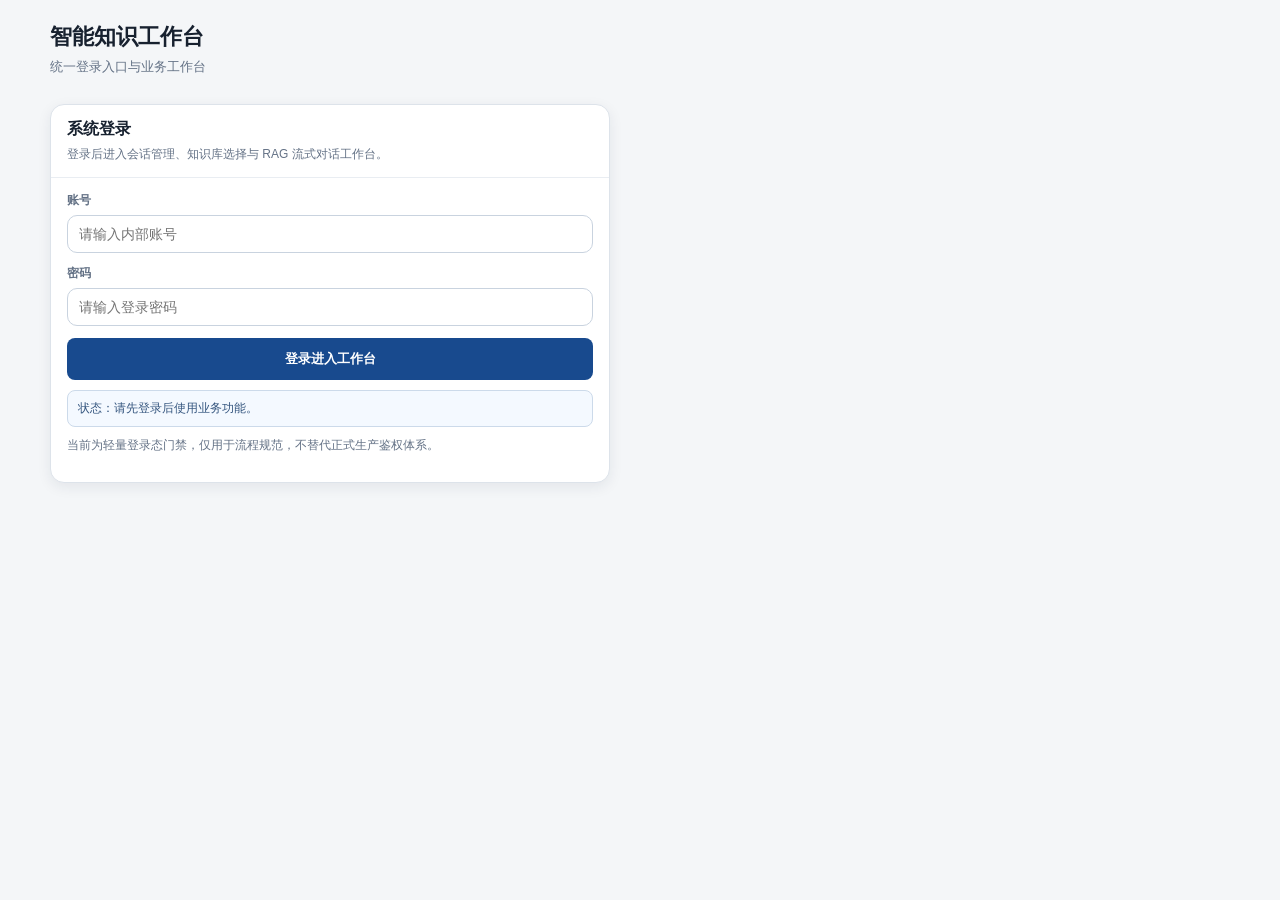
<file: docs/dev-ops/nginx/html/index.html>
﻿<!DOCTYPE html>
<!--
  File: index.html
  Purpose: Login-first entry page for the intelligent knowledge workspace.
  Flow: Show login entry -> validate lightweight credentials -> unlock workspace chat and upload navigation.
  Updated: 2026-03-23
-->
<html lang="zh-CN">
<head>
  <meta charset="UTF-8" />
  <meta name="viewport" content="width=device-width, initial-scale=1.0" />
  <title>AI Knowledge Workspace</title>
  <link rel="stylesheet" href="./assets/style.css" />
</head>
<body>
  <div class="page">
    <section id="loginView" class="auth-shell">
      <div class="topbar">
        <div class="brand">
          <h1>智能知识工作台</h1>
          <p>统一登录入口与业务工作台</p>
        </div>
      </div>

      <section class="card login-card">
        <div class="card-header">
          <h2 class="card-title">系统登录</h2>
          <p class="card-sub">登录后进入会话管理、知识库选择与 RAG 流式对话工作台。</p>
        </div>
        <div class="card-body">
          <form id="loginForm" class="login-form" novalidate>
            <div>
              <label for="loginAccount">账号</label>
              <input id="loginAccount" type="text" autocomplete="username" placeholder="请输入内部账号" />
            </div>
            <div>
              <label for="loginPassword">密码</label>
              <input id="loginPassword" type="password" autocomplete="current-password" placeholder="请输入登录密码" />
            </div>
            <button id="loginBtn" class="btn primary" type="submit">登录进入工作台</button>
          </form>
          <div id="loginStatus" class="status-strip">状态：请先登录后使用业务功能</div>
          <p class="footer-note">当前为轻量登录态门禁，仅用于流程规范，不替代正式生产鉴权体系。</p>
        </div>
      </section>
    </section>

    <section id="workspaceView" class="workspace-shell hidden" aria-hidden="true">
      <div class="topbar">
        <div class="brand">
          <h1>智能知识工作台</h1>
          <p>对话与知识库管理</p>
        </div>
        <div class="workspace-ops">
          <span id="loginIdentity" class="identity-badge">未登录</span>
          <button id="logoutBtn" class="btn ghost" type="button">退出登录</button>
          <div class="quick-nav">
            <details>
              <summary>上传入口</summary>
              <div class="menu">
                <a href="./rag-upload.html" data-upload-entry="rag">上传知识库</a>
                <a href="./code-upload.html" data-upload-entry="code">上传代码库</a>
              </div>
            </details>
          </div>
        </div>
      </div>

      <div class="layout-chat">
        <aside class="card session-panel">
          <div class="card-header">
            <div class="session-header">
              <h2 class="card-title">会话管理</h2>
              <div class="session-actions">
                <button id="restoreBtn" class="btn ghost" type="button">刷新恢复</button>
                <button id="newChatBtn" class="btn primary" type="button">新对话</button>
              </div>
            </div>
          </div>
          <div class="card-body">
            <div id="sessionList" class="session-list"></div>
          </div>
        </aside>

        <section class="card chat-card">
          <div class="card-header">
            <h2 class="card-title">对话中心</h2>
          </div>
          <div class="card-body">
            <div class="form-row">
              <div>
                <label for="channelSelect">模型通道</label>
                <select id="channelSelect">
                  <option value="ollama">Ollama</option>
                  <option value="openai">OpenAI</option>
                </select>
              </div>
              <div>
                <label for="modelSelect">模型选择</label>
                <select id="modelSelect"></select>
              </div>
              <div>
                <label for="knowledgeSelect">知识库选择</label>
                <select id="knowledgeSelect"></select>
              </div>
            </div>

            <div id="chatBoard" class="chat-board"></div>

            <div class="chat-input">
              <textarea id="messageInput" placeholder="请输入问题，Shift + Enter 换行，Enter 发送。"></textarea>
              <button id="sendBtn" class="btn primary" type="button">发送</button>
              <button id="stopBtn" class="btn ghost" type="button" disabled>停止</button>
            </div>

            <div id="statusStrip" class="status-strip">状态：就绪</div>
          </div>
        </section>
      </div>
    </section>
  </div>

  <script src="./assets/configs/runtime-config.js"></script>
  <script src="./assets/app.js"></script>
</body>
</html>
</file>
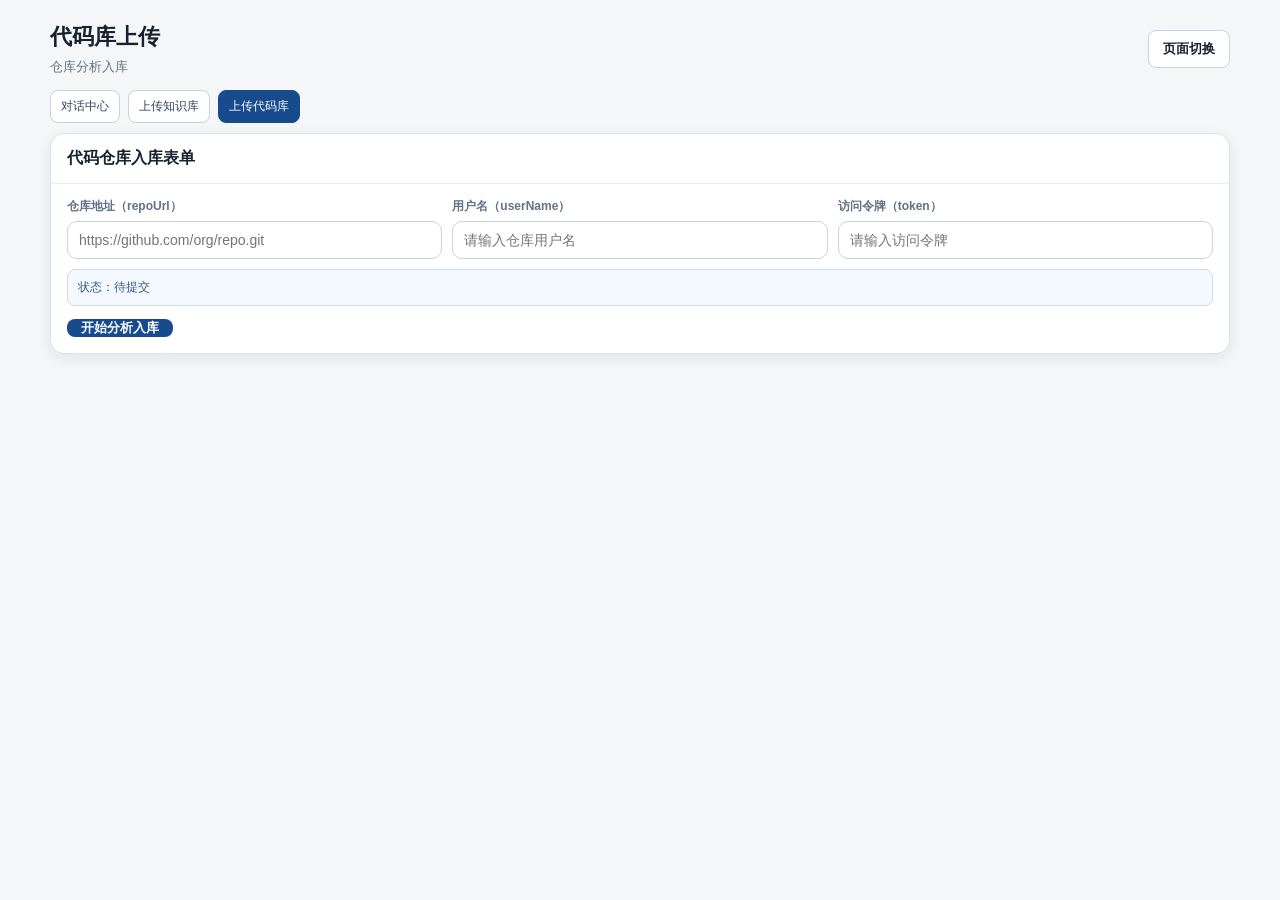
<file: docs/dev-ops/nginx/html/code-upload.html>
﻿<!DOCTYPE html>
<!--
  File: code-upload.html
  Purpose: Code repository ingestion page bound to backend analyzeGitRepositiry API.
  Flow: Validate repo credentials -> call analyze_git_repositiry -> display processing status and result.
  Updated: 2026-03-23
-->
<html lang="zh-CN">
<head>
  <meta charset="UTF-8" />
  <meta name="viewport" content="width=device-width, initial-scale=1.0" />
  <title>上传代码库 - 智能知识工作台</title>
  <link rel="stylesheet" href="./assets/style.css" />
</head>
<body>
  <div class="page">
    <div class="topbar">
      <div class="brand">
        <h1>代码库上传</h1>
        <p>仓库分析入库</p>
      </div>
      <div class="quick-nav">
        <details>
          <summary>页面切换</summary>
          <div class="menu">
            <a href="./index.html">返回对话中心</a>
            <a href="./rag-upload.html">上传知识库</a>
          </div>
        </details>
      </div>
    </div>

    <div class="page-links">
      <a href="./index.html">对话中心</a>
      <a href="./rag-upload.html">上传知识库</a>
      <a class="active" href="./code-upload.html">上传代码库</a>
    </div>

    <section class="card">
      <div class="card-header">
        <h2 class="card-title">代码仓库入库表单</h2>
      </div>
      <div class="card-body">
        <div class="form-row">
          <div>
            <label for="repoUrl">仓库地址（repoUrl）</label>
            <input id="repoUrl" type="url" placeholder="https://github.com/org/repo.git" />
          </div>
          <div>
            <label for="userName">用户名（userName）</label>
            <input id="userName" type="text" placeholder="请输入仓库用户名" />
          </div>
          <div>
            <label for="token">访问令牌（token）</label>
            <input id="token" type="password" placeholder="请输入访问令牌" />
          </div>
        </div>

        <div id="analyzeStatus" class="status-strip">状态：待提交</div>
        <div style="margin-top: 12px;">
          <button id="analyzeBtn" class="btn primary" type="button">开始分析入库</button>
        </div>
      </div>
    </section>
  </div>

  <script src="./assets/configs/runtime-config.js?v=20260323_2"></script>
  <script src="./assets/code-upload.js?v=20260323_1"></script>
</body>
</html>
</file>
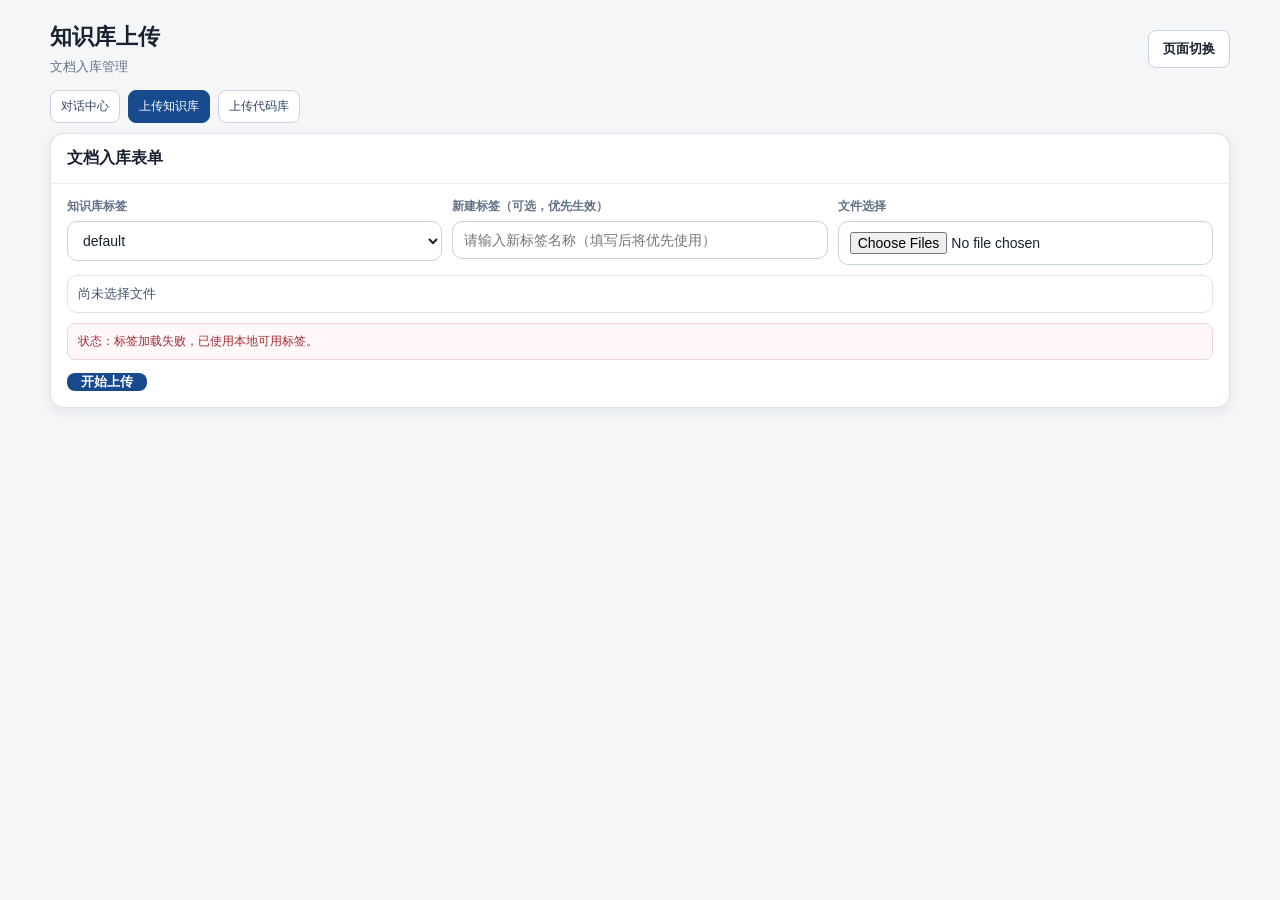
<file: docs/dev-ops/nginx/html/rag-upload.html>
﻿<!DOCTYPE html>
<!--
  File: rag-upload.html
  Purpose: Knowledge document upload page bound to backend rag upload API.
  Flow: Load available rag tags -> resolve upload tag (new tag first) -> post multipart files -> refresh tag list.
  Updated: 2026-03-23
-->
<html lang="zh-CN">
<head>
  <meta charset="UTF-8" />
  <meta name="viewport" content="width=device-width, initial-scale=1.0" />
  <title>上传知识库 - 智能知识工作台</title>
  <link rel="stylesheet" href="./assets/style.css" />
</head>
<body>
  <div class="page">
    <div class="topbar">
      <div class="brand">
        <h1>知识库上传</h1>
        <p>文档入库管理</p>
      </div>
      <div class="quick-nav">
        <details>
          <summary>页面切换</summary>
          <div class="menu">
            <a href="./index.html">返回对话中心</a>
            <a href="./code-upload.html">上传代码库</a>
          </div>
        </details>
      </div>
    </div>

    <div class="page-links">
      <a href="./index.html">对话中心</a>
      <a class="active" href="./rag-upload.html">上传知识库</a>
      <a href="./code-upload.html">上传代码库</a>
    </div>

    <section class="card">
      <div class="card-header">
        <h2 class="card-title">文档入库表单</h2>
      </div>
      <div class="card-body">
        <div class="form-row">
          <div>
            <label for="existingTag">知识库标签</label>
            <select id="existingTag"></select>
          </div>
          <div>
            <label for="newTag">新建标签（可选，优先生效）</label>
            <input id="newTag" type="text" placeholder="请输入新标签名称（填写后将优先使用）" />
          </div>
          <div>
            <label for="files">文件选择</label>
            <input id="files" type="file" multiple />
          </div>
        </div>

        <ul id="selectedFiles" class="files">
          <li>尚未选择文件</li>
        </ul>

        <div id="uploadStatus" class="status-strip">状态：待提交</div>
        <div style="margin-top: 12px;">
          <button id="uploadBtn" class="btn primary" type="button">开始上传</button>
        </div>
      </div>
    </section>
  </div>

  <script src="./assets/configs/runtime-config.js?v=20260323_1"></script>
  <script src="./assets/rag-upload.js?v=20260323_1"></script>
</body>
</html>
</file>
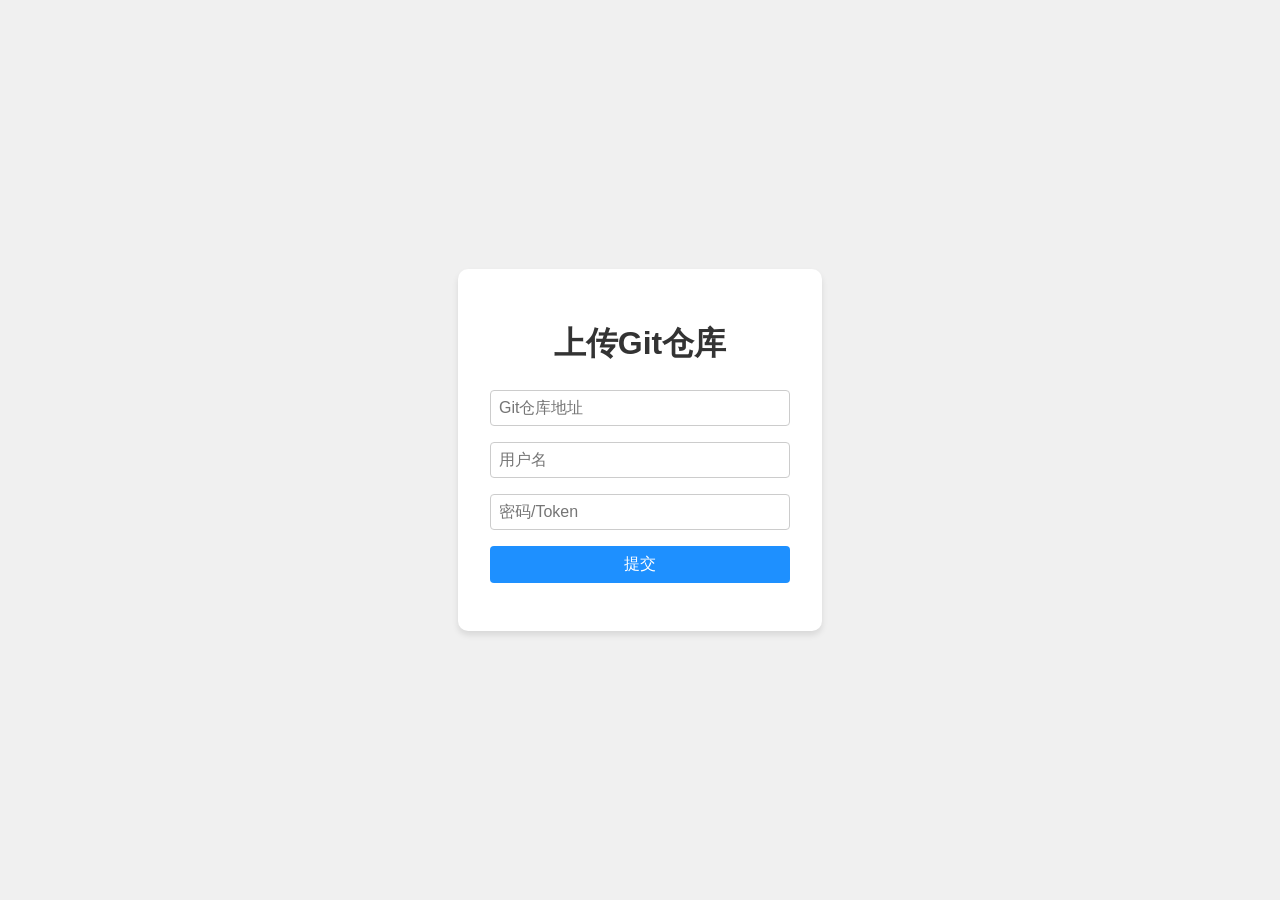
<file: docs/tag/v1.0/nginx/html/git.html>
<!DOCTYPE html>
<html lang="zh-CN">
<head>
    <meta charset="UTF-8">
    <meta name="viewport" content="width=device-width, initial-scale=1.0">
    <title>解析仓库</title>
    <style>
        body {
            font-family: 'Microsoft YaHei', '微软雅黑', sans-serif;
            background-color: #f0f0f0;
            display: flex;
            justify-content: center;
            align-items: center;
            height: 100vh;
            margin: 0;
        }
        .container {
            background-color: white;
            padding: 2rem;
            border-radius: 10px;
            box-shadow: 0 4px 6px rgba(0, 0, 0, 0.1);
            text-align: center;
            width: 300px;
        }
        h1 {
            color: #333;
            margin-bottom: 1.5rem;
        }
        .form-group {
            margin-bottom: 1rem;
        }
        input {
            width: 100%;
            padding: 0.5rem;
            border: 1px solid #ccc;
            border-radius: 4px;
            font-size: 1rem;
            box-sizing: border-box;
        }
        button {
            background-color: #1E90FF;
            color: white;
            border: none;
            padding: 0.5rem 1rem;
            font-size: 1rem;
            border-radius: 4px;
            cursor: pointer;
            transition: background-color 0.3s;
            width: 100%;
        }
        button:hover {
            background-color: #4169E1;
        }
        #status {
            margin-top: 1rem;
            font-weight: bold;
        }
        .overlay {
            display: none;
            position: fixed;
            top: 0;
            left: 0;
            width: 100%;
            height: 100%;
            background-color: rgba(0, 0, 0, 0.5);
            z-index: 1000;
            justify-content: center;
            align-items: center;
        }
        .loading-spinner {
            border: 5px solid #f3f3f3;
            border-top: 5px solid #3498db;
            border-radius: 50%;
            width: 50px;
            height: 50px;
            animation: spin 1s linear infinite;
        }
        @keyframes spin {
            0% { transform: rotate(0deg); }
            100% { transform: rotate(360deg); }
        }
    </style>
</head>
<body>
<div class="container">
    <h1>上传Git仓库</h1>
    <form id="uploadForm">
        <div class="form-group">
            <input type="text" id="repoUrl" placeholder="Git仓库地址" required>
        </div>
        <div class="form-group">
            <input type="text" id="userName" placeholder="用户名" required>
        </div>
        <div class="form-group">
            <input type="password" id="token" placeholder="密码/Token" required>
        </div>
        <button type="submit">提交</button>
    </form>
    <div id="status"></div>
</div>

<div class="overlay" id="loadingOverlay">
    <div class="loading-spinner"></div>
</div>

<script>
    const loadingOverlay = document.getElementById('loadingOverlay');

    document.getElementById('uploadForm').addEventListener('submit', function(e) {
        e.preventDefault();
        const repoUrl = document.getElementById('repoUrl').value;
        const userName = document.getElementById('userName').value;
        const token = document.getElementById('token').value;

        loadingOverlay.style.display = 'flex';
        document.getElementById('status').textContent = '';

        fetch('http://117.72.115.188:8090/api/v1/rag/analyze_git_repository', {
            method: 'POST',
            headers: {
                'Content-Type': 'application/x-www-form-urlencoded',
            },
            body: `repoUrl=${encodeURIComponent(repoUrl)}&userName=${encodeURIComponent(userName)}&token=${encodeURIComponent(token)}`
        })
        .then(response => response.json())
        .then(data => {
            loadingOverlay.style.display = 'none';
            if (data.code === '0000') {
                document.getElementById('status').textContent = '上传成功';
                // 成功提示并关闭窗口
                 setTimeout(() => {
                   alert('上传成功，窗口即将关闭');
                   window.close();
                 }, 500);
            } else {
                document.getElementById('status').textContent = '上传失败';
            }
        })
        .catch(error => {
            loadingOverlay.style.display = 'none';
            document.getElementById('status').textContent = '上传仓库时出错';
        });
    });
</script>
</body>
</html>
</file>
<file: docs/dev-ops/nginx/html/assets/style.css>
﻿/*
  File: assets/style.css
  Purpose: Enterprise visual system for login-first workspace and upload pages.
  Flow: Define shared tokens -> style login entry and workspace panels -> keep desktop/mobile responsive.
  Updated: 2026-03-23
*/
:root {
  --bg: #f4f6f8;
  --surface: #ffffff;
  --surface-muted: #f8fafc;
  --line: #dde3ea;
  --line-strong: #c9d3df;
  --text-main: #17212f;
  --text-sub: #647286;
  --primary: #184a8e;
  --primary-strong: #133d76;
  --success: #1f7a4f;
  --danger: #9d2d35;
  --shadow-sm: 0 4px 14px rgba(20, 38, 62, 0.08);
  --radius-lg: 14px;
  --radius-md: 10px;
}

* {
  box-sizing: border-box;
}

html,
body {
  margin: 0;
  padding: 0;
  min-height: 100%;
}

body {
  font-family: "Segoe UI", "Noto Sans SC", "PingFang SC", "Microsoft YaHei", sans-serif;
  color: var(--text-main);
  background: var(--bg);
}

.page {
  width: min(1180px, 94vw);
  margin: 22px auto;
}

.hidden {
  display: none !important;
}

.auth-shell {
  display: grid;
  gap: 14px;
}

.login-card {
  width: min(560px, 100%);
}

.login-form {
  display: grid;
  gap: 12px;
}

.login-form .btn {
  min-height: 42px;
}

.workspace-shell {
  display: grid;
  gap: 14px;
}

.topbar {
  display: flex;
  align-items: center;
  justify-content: space-between;
  gap: 16px;
  margin-bottom: 14px;
}

.brand h1 {
  margin: 0;
  font-size: 22px;
  font-weight: 650;
}

.brand p {
  margin: 6px 0 0;
  color: var(--text-sub);
  font-size: 13px;
}

.workspace-ops {
  display: inline-flex;
  align-items: center;
  gap: 8px;
}

.identity-badge {
  display: inline-flex;
  align-items: center;
  min-height: 34px;
  border: 1px solid var(--line-strong);
  background: #fff;
  color: #2b3f5d;
  border-radius: 8px;
  padding: 0 10px;
  font-size: 12px;
}

.quick-nav {
  position: relative;
}

.quick-nav details {
  position: relative;
}

.quick-nav summary {
  list-style: none;
  cursor: pointer;
  border: 1px solid var(--line-strong);
  border-radius: 8px;
  padding: 9px 14px;
  color: var(--text-main);
  background: #fff;
  font-size: 13px;
  font-weight: 600;
}

.quick-nav summary::-webkit-details-marker {
  display: none;
}

.menu {
  position: absolute;
  right: 0;
  top: 42px;
  min-width: 150px;
  background: var(--surface);
  border: 1px solid var(--line);
  border-radius: 8px;
  box-shadow: var(--shadow-sm);
  overflow: hidden;
  z-index: 50;
}

.menu a {
  display: block;
  padding: 9px 12px;
  color: var(--text-main);
  text-decoration: none;
  border-top: 1px solid #eef2f6;
  font-size: 13px;
}

.menu a:first-child {
  border-top: none;
}

.menu a:hover {
  background: #f5f8fc;
}

.layout-main {
  display: grid;
  grid-template-columns: 1fr;
  gap: 14px;
}

.layout-chat {
  display: grid;
  grid-template-columns: 300px minmax(0, 1fr);
  gap: 14px;
}

.card {
  background: var(--surface);
  border: 1px solid var(--line);
  border-radius: var(--radius-lg);
  box-shadow: var(--shadow-sm);
}

.card-header {
  padding: 14px 16px;
  border-bottom: 1px solid #e9edf2;
}

.card-title {
  margin: 0;
  font-size: 16px;
}

.card-sub {
  margin: 6px 0 0;
  color: var(--text-sub);
  font-size: 12px;
}

.card-body {
  padding: 14px 16px 16px;
}

.session-panel {
  min-height: 690px;
}

.session-header {
  display: flex;
  align-items: center;
  justify-content: space-between;
  gap: 10px;
}

.session-actions {
  display: inline-flex;
  align-items: center;
  gap: 8px;
}

.session-header .btn {
  min-height: 34px;
  padding: 0 14px;
}

.session-list {
  display: flex;
  flex-direction: column;
  gap: 8px;
  max-height: 560px;
  overflow-y: auto;
}

.session-item {
  border: 1px solid var(--line);
  border-radius: 10px;
  background: #fff;
  padding: 9px 10px;
  cursor: pointer;
}

.session-item:hover {
  border-color: #a9b8ca;
}

.session-item.active {
  border-color: #7e95b4;
  background: #f5f8fc;
}

.session-row {
  display: flex;
  align-items: flex-start;
  justify-content: space-between;
  gap: 8px;
}

.session-title {
  margin: 0;
  font-size: 13px;
  line-height: 1.4;
  color: #1f2c40;
}

.session-meta {
  margin-top: 5px;
  font-size: 11px;
  color: #6a7890;
  line-height: 1.4;
}

.delete-btn {
  border: 1px solid #e3ccd0;
  background: #fff;
  color: #8c3841;
  border-radius: 7px;
  font-size: 11px;
  line-height: 1;
  padding: 6px 7px;
  cursor: pointer;
}

.delete-btn:hover {
  background: #fff6f7;
}

.form-row {
  display: grid;
  grid-template-columns: repeat(3, minmax(0, 1fr));
  gap: 10px;
}

label {
  font-size: 12px;
  color: var(--text-sub);
  font-weight: 600;
  display: block;
  margin-bottom: 6px;
}

select,
input[type="text"],
input[type="url"],
input[type="password"],
input[type="file"],
textarea {
  width: 100%;
  border: 1px solid var(--line-strong);
  border-radius: var(--radius-md);
  padding: 10px 11px;
  font-size: 14px;
  color: var(--text-main);
  background: #fff;
  outline: none;
}

select:focus,
input:focus,
textarea:focus {
  border-color: #6d87a8;
  box-shadow: 0 0 0 2px rgba(24, 74, 142, 0.14);
}

.chat-board {
  margin-top: 14px;
  border: 1px solid var(--line);
  border-radius: var(--radius-lg);
  background: var(--surface-muted);
  padding: 12px;
  min-height: 430px;
  max-height: 54vh;
  overflow-y: auto;
}

.bubble {
  width: fit-content;
  max-width: 86%;
  margin: 8px 0;
  padding: 10px 12px;
  border-radius: 10px;
  line-height: 1.6;
  font-size: 14px;
}

.bubble.ai {
  background: #fff;
  border: 1px solid var(--line);
}

.bubble.user {
  margin-left: auto;
  background: #184a8e;
  color: #fff;
}

.empty-chat {
  border: 1px dashed #ccd6e2;
  border-radius: 10px;
  padding: 12px;
  color: #617086;
  font-size: 13px;
  background: #fff;
}

.chat-input {
  margin-top: 12px;
  display: grid;
  grid-template-columns: 1fr auto auto;
  gap: 8px;
}

.chat-input textarea {
  min-height: 74px;
  resize: vertical;
}

.btn {
  border: none;
  border-radius: 8px;
  padding: 0 14px;
  font-size: 13px;
  font-weight: 600;
  cursor: pointer;
}

.btn.primary {
  background: var(--primary);
  color: #fff;
}

.btn.primary:hover {
  background: var(--primary-strong);
}

.btn.ghost {
  border: 1px solid var(--line-strong);
  background: #fff;
  color: #2a3d5b;
}

.btn:disabled {
  opacity: 0.5;
  cursor: not-allowed;
}

.status-strip {
  margin-top: 10px;
  padding: 9px 10px;
  border-radius: 8px;
  font-size: 12px;
  color: #35567f;
  border: 1px solid #ccdaea;
  background: #f4f9ff;
}

.status-strip.success {
  border-color: #c3e5d2;
  color: var(--success);
  background: #f4fcf7;
}

.status-strip.error {
  border-color: #f2d3d7;
  color: var(--danger);
  background: #fff7f8;
}

.files {
  margin: 10px 0 0;
  padding: 0;
  list-style: none;
  border: 1px solid var(--line);
  border-radius: 10px;
  background: #fff;
}

.files li {
  padding: 9px 10px;
  font-size: 13px;
  color: #41556f;
  border-top: 1px solid #edf1f6;
}

.files li:first-child {
  border-top: none;
}

.page-links {
  display: flex;
  gap: 8px;
  margin-bottom: 10px;
}

.page-links a {
  text-decoration: none;
  border-radius: 8px;
  border: 1px solid var(--line-strong);
  padding: 7px 10px;
  color: #2f4360;
  font-size: 12px;
  background: #fff;
}

.page-links a.active {
  color: #fff;
  background: #184a8e;
  border-color: #184a8e;
}

.footer-note {
  margin-top: 10px;
  color: var(--text-sub);
  font-size: 12px;
}

@media (max-width: 1024px) {
  .layout-chat {
    grid-template-columns: 1fr;
  }

  .session-panel {
    min-height: auto;
  }

  .session-list {
    max-height: 300px;
  }

  .form-row {
    grid-template-columns: 1fr;
  }

  .chat-input {
    grid-template-columns: 1fr;
  }

  .workspace-ops {
    width: 100%;
    justify-content: flex-start;
    flex-wrap: wrap;
  }

  .btn {
    min-height: 40px;
  }
}
</file>
